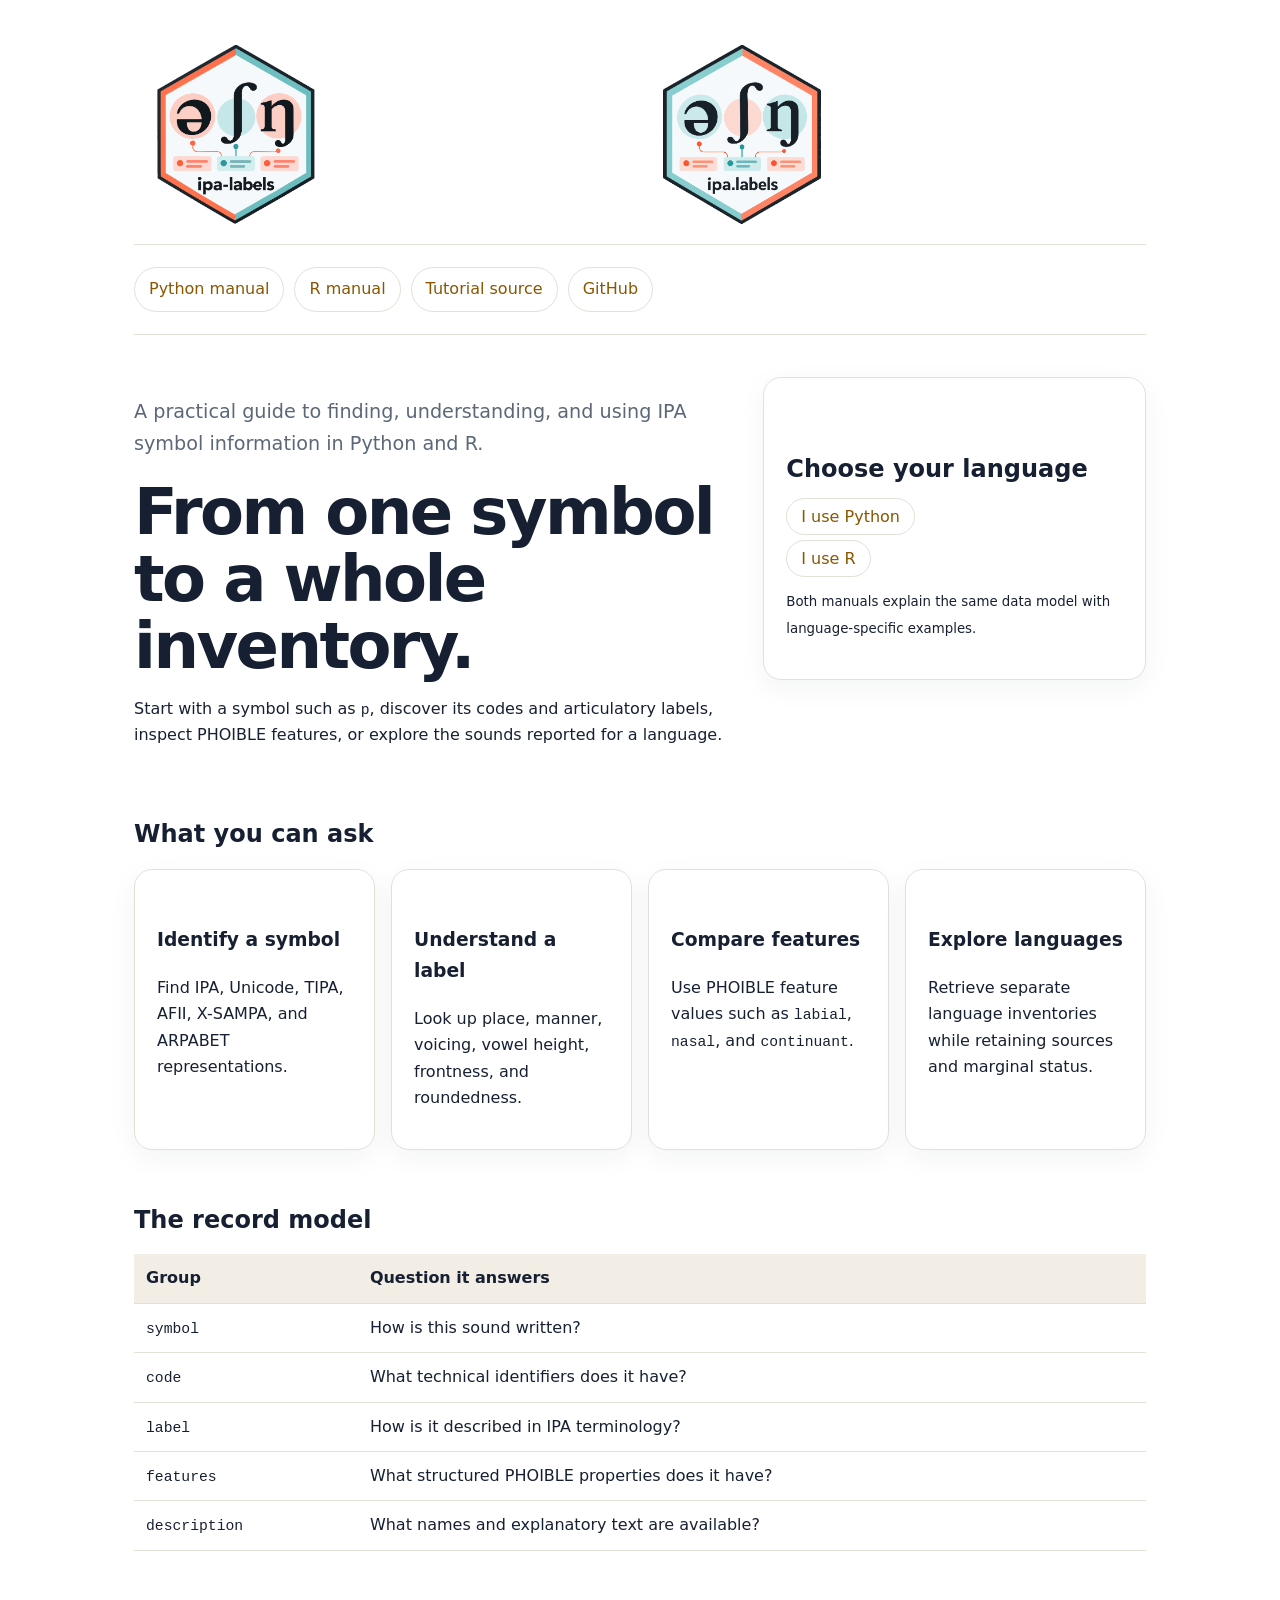
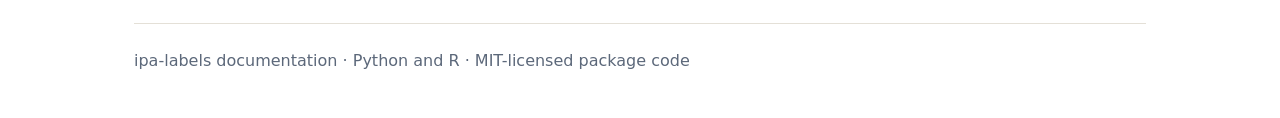
<file: docs/index.html>
<!doctype html>
<html lang="en"><head><meta charset="utf-8"><meta name="viewport" content="width=device-width,initial-scale=1"><title>ipa-labels documentation</title><link rel="stylesheet" href="assets/style.css"></head>
<body><div class="wrap"><header><table align="center"><tr><td><img src="assets/ipa_labels_python.png" alt="ipa-labels Python logo" width="220"></td><td><img src="assets/ipa_labels_r.png" alt="ipa.labels R logo" width="220"></td></tr></table><nav><a href="python/">Python manual</a><a href="r/">R manual</a><a href="https://github.com/congzhang365/IPA_labels/blob/main/python_package/TUTORIAL.md">Tutorial source</a><a href="https://github.com/congzhang365/IPA_labels">GitHub</a></nav></header>
<main><section class="hero"><div><p class="lead">A practical guide to finding, understanding, and using IPA symbol information in Python and R.</p><h1>From one symbol to a whole inventory.</h1><p>Start with a symbol such as <code>p</code>, discover its codes and articulatory labels, inspect PHOIBLE features, or explore the sounds reported for a language.</p></div><div class="card"><h2>Choose your language</h2><p><a class="button" href="python/">I use Python</a></p><p><a class="button" href="r/">I use R</a></p><p><small>Both manuals explain the same data model with language-specific examples.</small></p></div></section>
<h2>What you can ask</h2><div class="grid"><div class="card"><h3>Identify a symbol</h3><p>Find IPA, Unicode, TIPA, AFII, X-SAMPA, and ARPABET representations.</p></div><div class="card"><h3>Understand a label</h3><p>Look up place, manner, voicing, vowel height, frontness, and roundedness.</p></div><div class="card"><h3>Compare features</h3><p>Use PHOIBLE feature values such as <code>labial</code>, <code>nasal</code>, and <code>continuant</code>.</p></div><div class="card"><h3>Explore languages</h3><p>Retrieve separate language inventories while retaining sources and marginal status.</p></div></div>
<h2>The record model</h2><table><tr><th>Group</th><th>Question it answers</th></tr><tr><td><code>symbol</code></td><td>How is this sound written?</td></tr><tr><td><code>code</code></td><td>What technical identifiers does it have?</td></tr><tr><td><code>label</code></td><td>How is it described in IPA terminology?</td></tr><tr><td><code>features</code></td><td>What structured PHOIBLE properties does it have?</td></tr><tr><td><code>description</code></td><td>What names and explanatory text are available?</td></tr></table></main><footer>ipa-labels documentation · Python and R · MIT-licensed package code</footer></div></body></html>
</file>
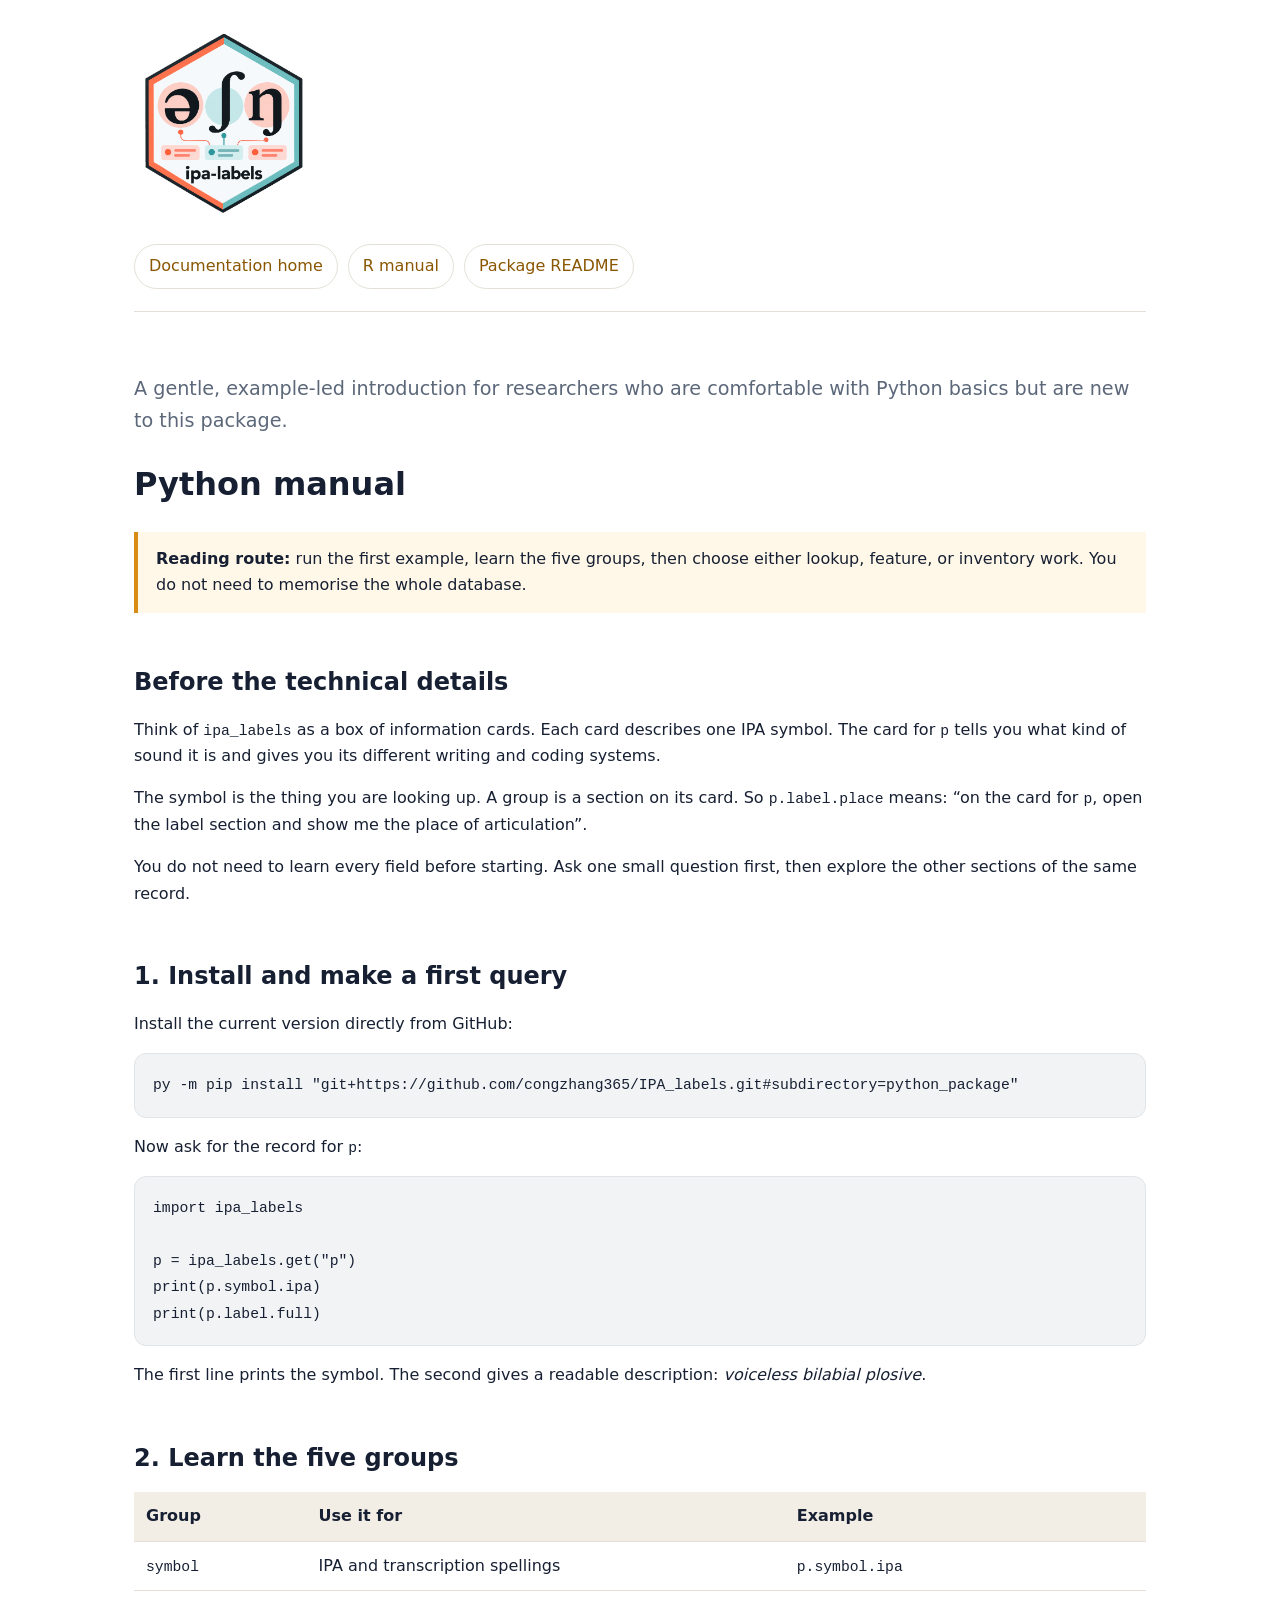
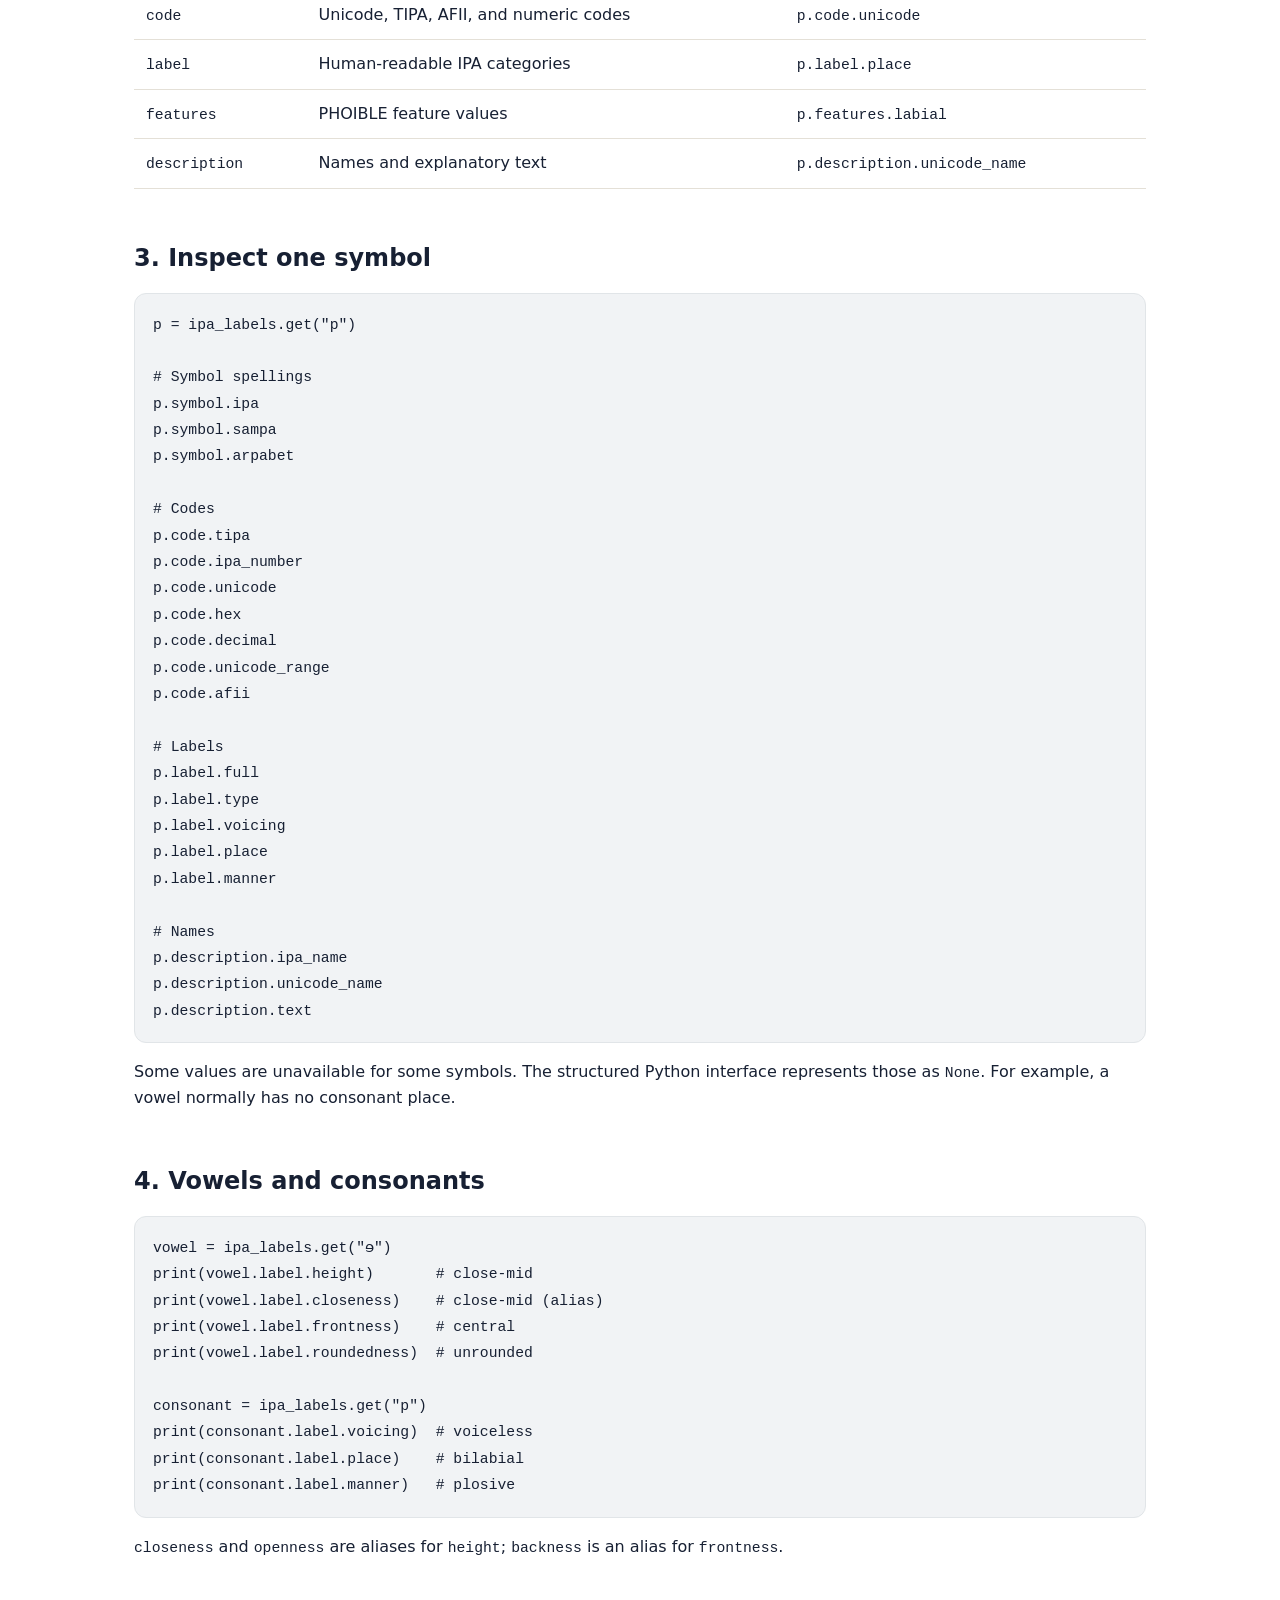
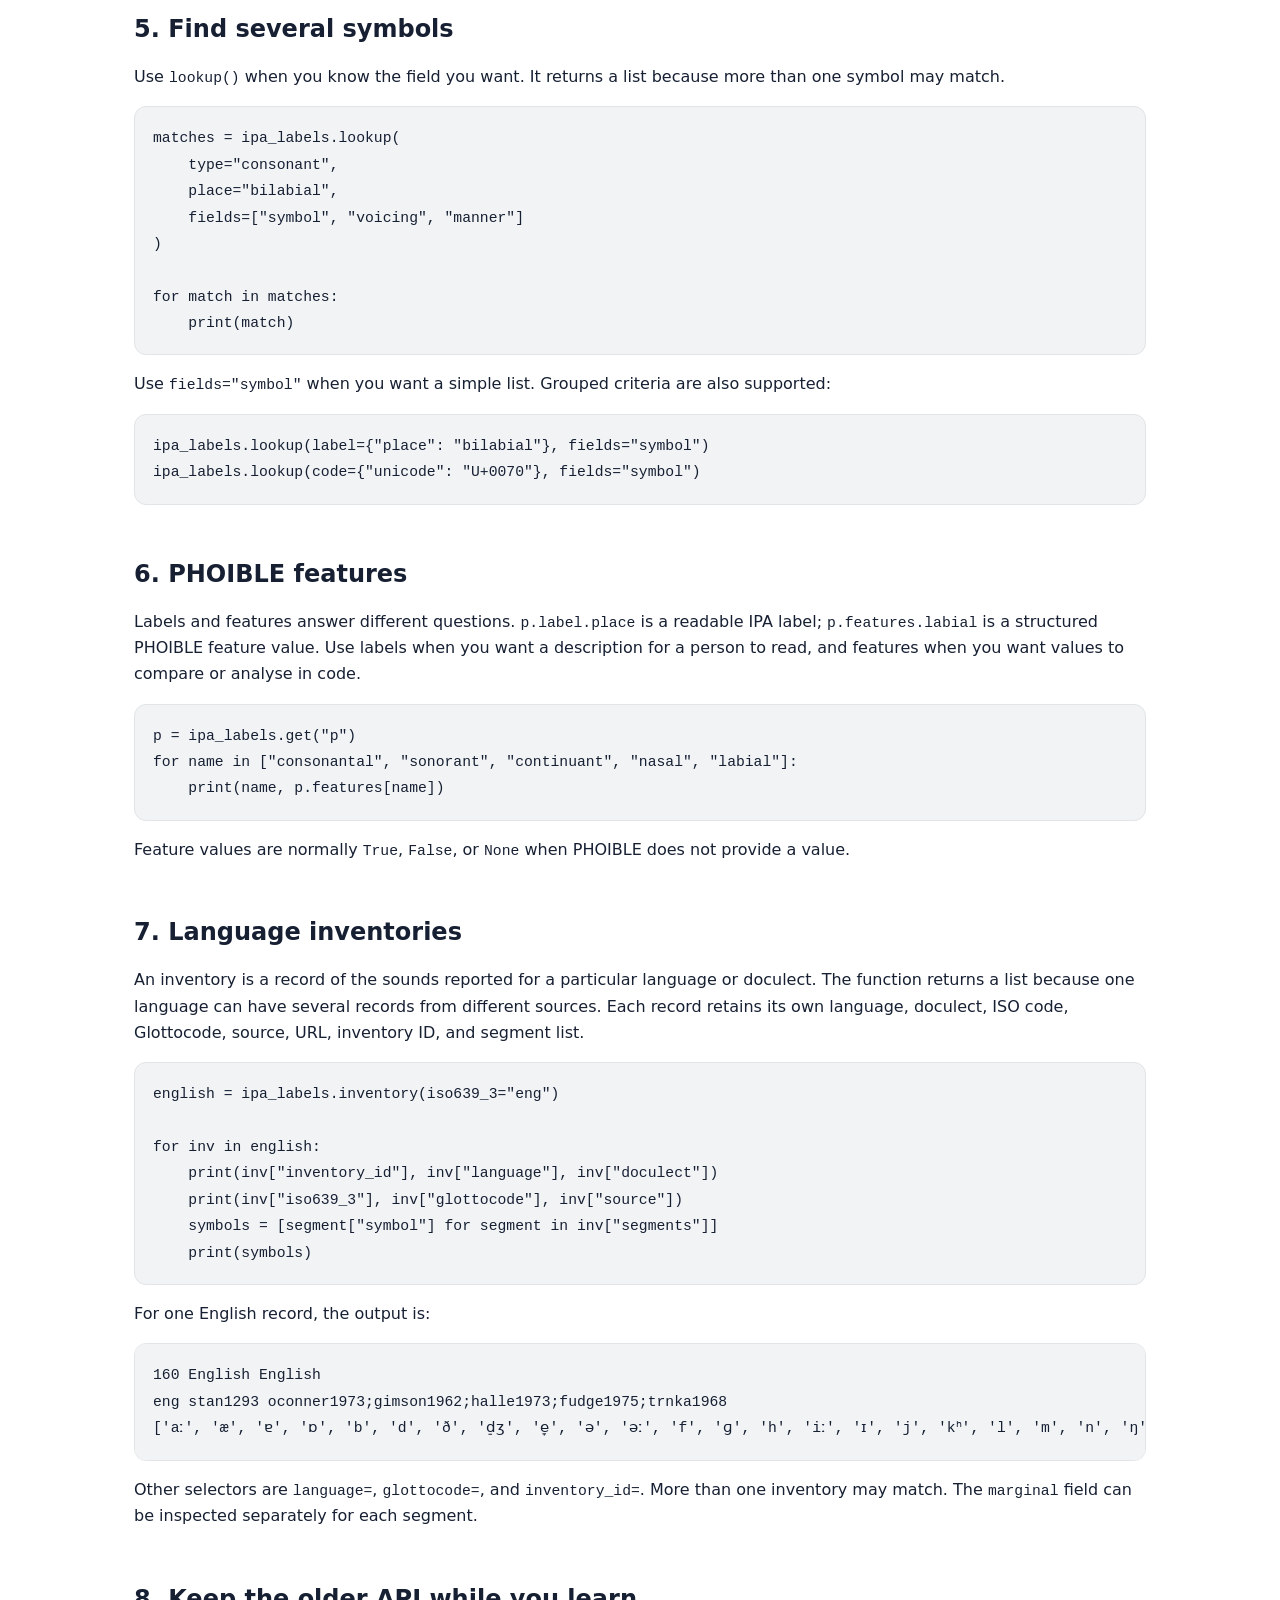
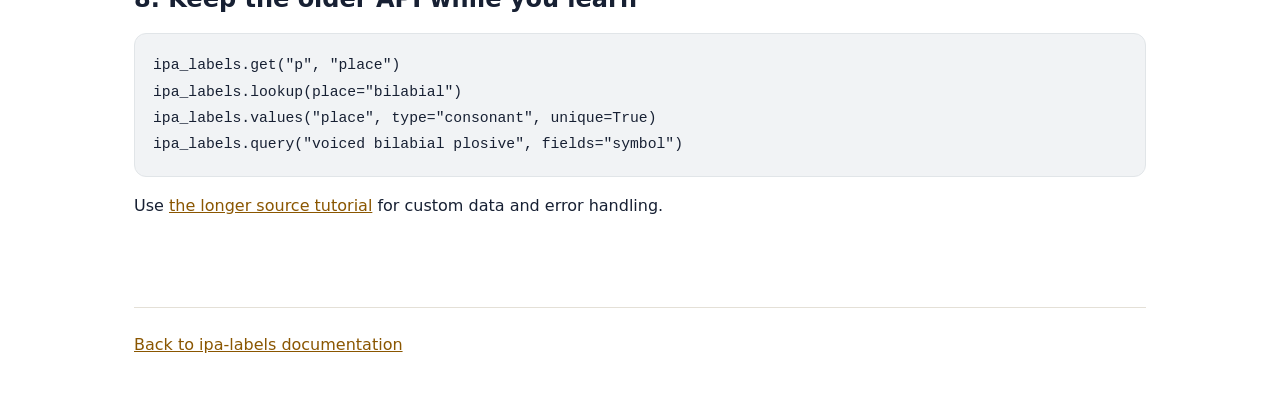
<file: docs/python/index.html>
<!doctype html>
<html lang="en"><head><meta charset="utf-8"><meta name="viewport" content="width=device-width,initial-scale=1"><title>ipa-labels Python manual</title><link rel="stylesheet" href="../assets/style.css"></head>
<body><div class="wrap"><header><a href="../"><img src="../assets/ipa_labels_python.png" alt="ipa-labels Python logo" width="260"></a><nav><a href="../">Documentation home</a><a href="../r/">R manual</a><a href="https://github.com/congzhang365/IPA_labels/blob/main/python_package/README.md">Package README</a></nav></header><main>
<p class="lead">A gentle, example-led introduction for researchers who are comfortable with Python basics but are new to this package.</p><h1>Python manual</h1>
<div class="callout"><strong>Reading route:</strong> run the first example, learn the five groups, then choose either lookup, feature, or inventory work. You do not need to memorise the whole database.</div>
<h2>Before the technical details</h2><p>Think of <code>ipa_labels</code> as a box of information cards. Each card describes one IPA symbol. The card for <code>p</code> tells you what kind of sound it is and gives you its different writing and coding systems.</p><p>The symbol is the thing you are looking up. A group is a section on its card. So <code>p.label.place</code> means: “on the card for <code>p</code>, open the label section and show me the place of articulation”.</p><p>You do not need to learn every field before starting. Ask one small question first, then explore the other sections of the same record.</p>
<h2>1. Install and make a first query</h2><p>Install the current version directly from GitHub:</p><pre><code>py -m pip install "git+https://github.com/congzhang365/IPA_labels.git#subdirectory=python_package"</code></pre><p>Now ask for the record for <code>p</code>:</p><pre><code>import ipa_labels

p = ipa_labels.get("p")
print(p.symbol.ipa)
print(p.label.full)</code></pre><p>The first line prints the symbol. The second gives a readable description: <em>voiceless bilabial plosive</em>.</p>
<h2>2. Learn the five groups</h2><table><tr><th>Group</th><th>Use it for</th><th>Example</th></tr><tr><td><code>symbol</code></td><td>IPA and transcription spellings</td><td><code>p.symbol.ipa</code></td></tr><tr><td><code>code</code></td><td>Unicode, TIPA, AFII, and numeric codes</td><td><code>p.code.unicode</code></td></tr><tr><td><code>label</code></td><td>Human-readable IPA categories</td><td><code>p.label.place</code></td></tr><tr><td><code>features</code></td><td>PHOIBLE feature values</td><td><code>p.features.labial</code></td></tr><tr><td><code>description</code></td><td>Names and explanatory text</td><td><code>p.description.unicode_name</code></td></tr></table>
<h2>3. Inspect one symbol</h2><pre><code>p = ipa_labels.get("p")

# Symbol spellings
p.symbol.ipa
p.symbol.sampa
p.symbol.arpabet

# Codes
p.code.tipa
p.code.ipa_number
p.code.unicode
p.code.hex
p.code.decimal
p.code.unicode_range
p.code.afii

# Labels
p.label.full
p.label.type
p.label.voicing
p.label.place
p.label.manner

# Names
p.description.ipa_name
p.description.unicode_name
p.description.text</code></pre><p>Some values are unavailable for some symbols. The structured Python interface represents those as <code>None</code>. For example, a vowel normally has no consonant place.</p>
<h2>4. Vowels and consonants</h2><pre><code>vowel = ipa_labels.get("ɘ")
print(vowel.label.height)       # close-mid
print(vowel.label.closeness)    # close-mid (alias)
print(vowel.label.frontness)    # central
print(vowel.label.roundedness)  # unrounded

consonant = ipa_labels.get("p")
print(consonant.label.voicing)  # voiceless
print(consonant.label.place)    # bilabial
print(consonant.label.manner)   # plosive</code></pre><p><code>closeness</code> and <code>openness</code> are aliases for <code>height</code>; <code>backness</code> is an alias for <code>frontness</code>.</p>
<h2>5. Find several symbols</h2><p>Use <code>lookup()</code> when you know the field you want. It returns a list because more than one symbol may match.</p><pre><code>matches = ipa_labels.lookup(
    type="consonant",
    place="bilabial",
    fields=["symbol", "voicing", "manner"]
)

for match in matches:
    print(match)</code></pre><p>Use <code>fields="symbol"</code> when you want a simple list. Grouped criteria are also supported:</p><pre><code>ipa_labels.lookup(label={"place": "bilabial"}, fields="symbol")
ipa_labels.lookup(code={"unicode": "U+0070"}, fields="symbol")</code></pre>
<h2>6. PHOIBLE features</h2><p>Labels and features answer different questions. <code>p.label.place</code> is a readable IPA label; <code>p.features.labial</code> is a structured PHOIBLE feature value. Use labels when you want a description for a person to read, and features when you want values to compare or analyse in code.</p><pre><code>p = ipa_labels.get("p")
for name in ["consonantal", "sonorant", "continuant", "nasal", "labial"]:
    print(name, p.features[name])</code></pre><p>Feature values are normally <code>True</code>, <code>False</code>, or <code>None</code> when PHOIBLE does not provide a value.</p>
<h2>7. Language inventories</h2><p>An inventory is a record of the sounds reported for a particular language or doculect. The function returns a list because one language can have several records from different sources. Each record retains its own language, doculect, ISO code, Glottocode, source, URL, inventory ID, and segment list.</p><pre><code>english = ipa_labels.inventory(iso639_3="eng")

for inv in english:
    print(inv["inventory_id"], inv["language"], inv["doculect"])
    print(inv["iso639_3"], inv["glottocode"], inv["source"])
    symbols = [segment["symbol"] for segment in inv["segments"]]
    print(symbols)</code></pre><p>For one English record, the output is:</p><pre><code>160 English English
eng stan1293 oconner1973;gimson1962;halle1973;fudge1975;trnka1968
['aː', 'æ', 'ɐ', 'ɒ', 'b', 'd', 'ð', 'd̠ʒ', 'e̞', 'ə', 'əː', 'f', 'ɡ', 'h', 'iː', 'ɪ', 'j', 'kʰ', 'l', 'm', 'n', 'ŋ', 'o̞ː', 'ɔ', 'pʰ', 'ɻ', 's', 'ʃ', 'tʰ', 't̠ʃ', 'uː', 'ʊ', 'v', 'w', 'ʍ', 'x', 'z', 'ʒ', 'ʔ', 'θ']</code></pre><p>Other selectors are <code>language=</code>, <code>glottocode=</code>, and <code>inventory_id=</code>. More than one inventory may match. The <code>marginal</code> field can be inspected separately for each segment.</p>
<h2>8. Keep the older API while you learn</h2><pre><code>ipa_labels.get("p", "place")
ipa_labels.lookup(place="bilabial")
ipa_labels.values("place", type="consonant", unique=True)
ipa_labels.query("voiced bilabial plosive", fields="symbol")</code></pre><p>Use <a href="https://github.com/congzhang365/IPA_labels/blob/main/python_package/TUTORIAL.md">the longer source tutorial</a> for custom data and error handling.</p>
</main><footer><a href="../">Back to ipa-labels documentation</a></footer></div></body></html>
</file>
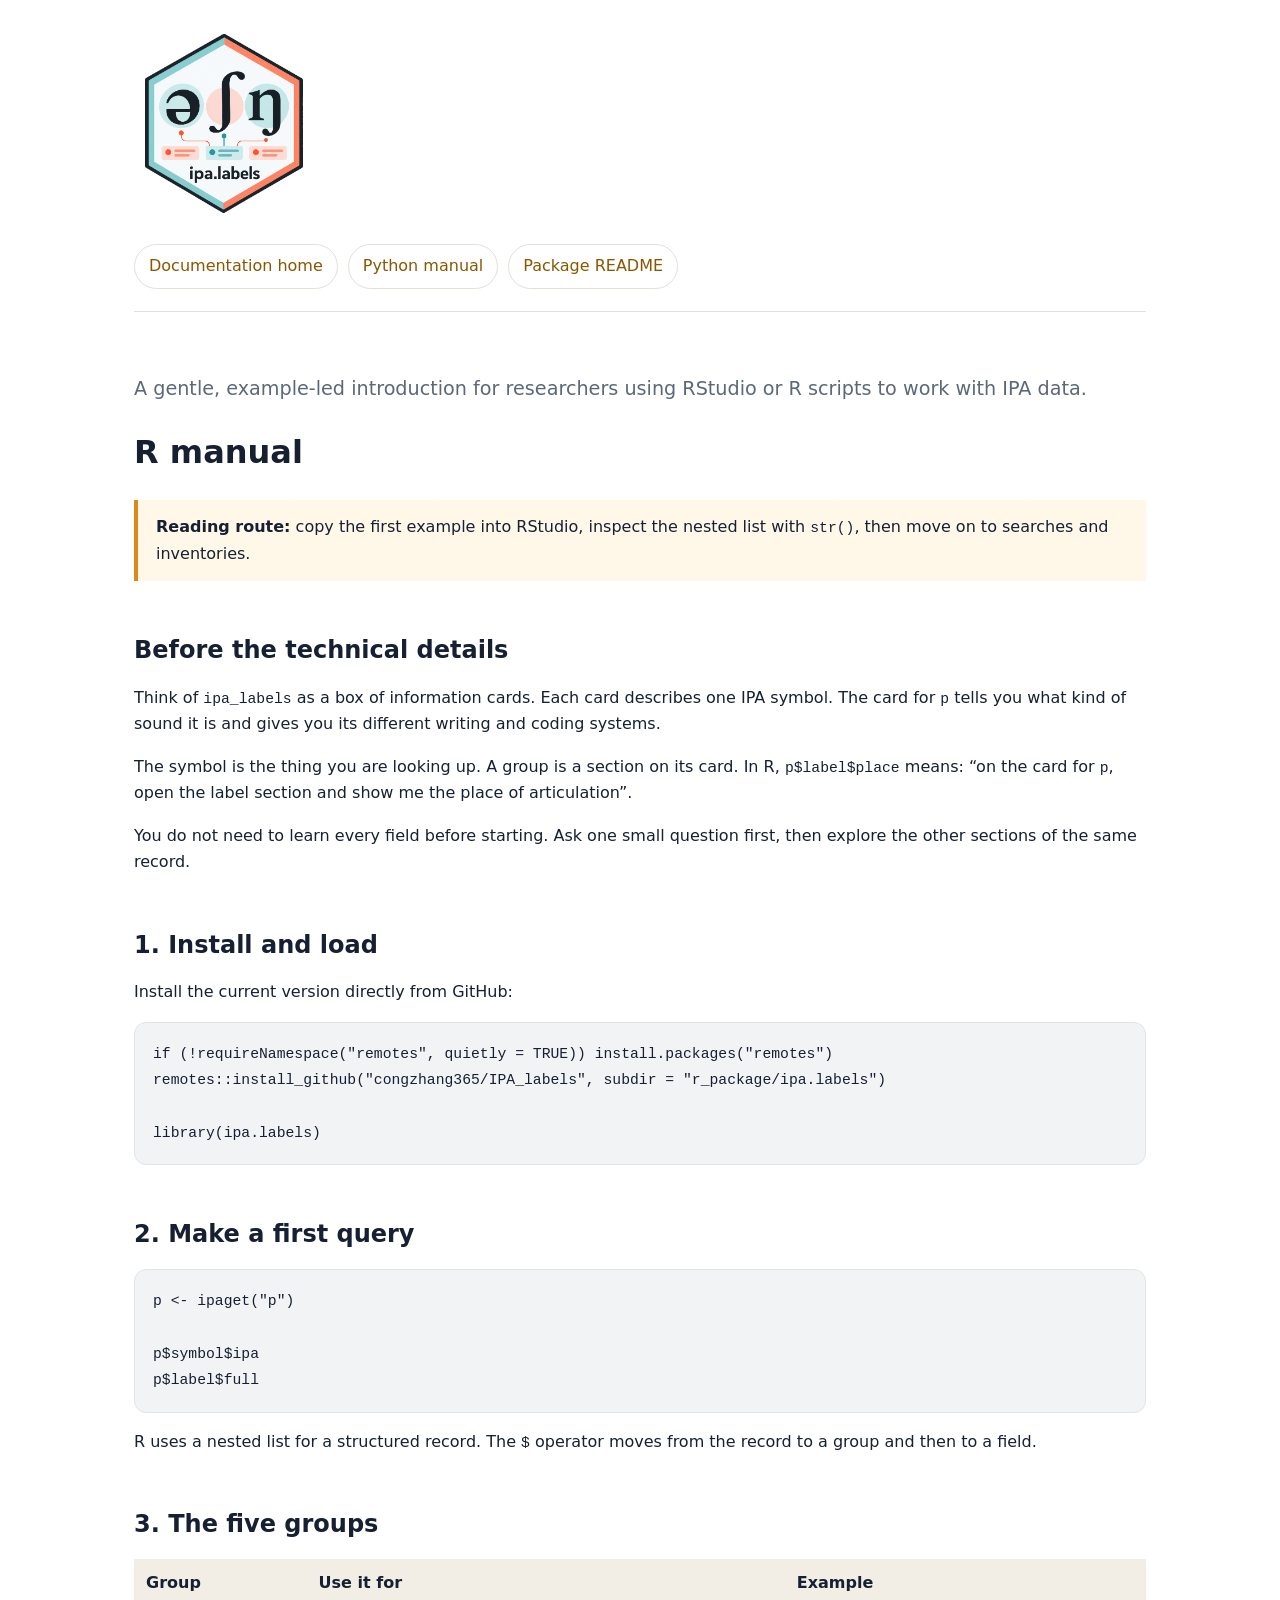
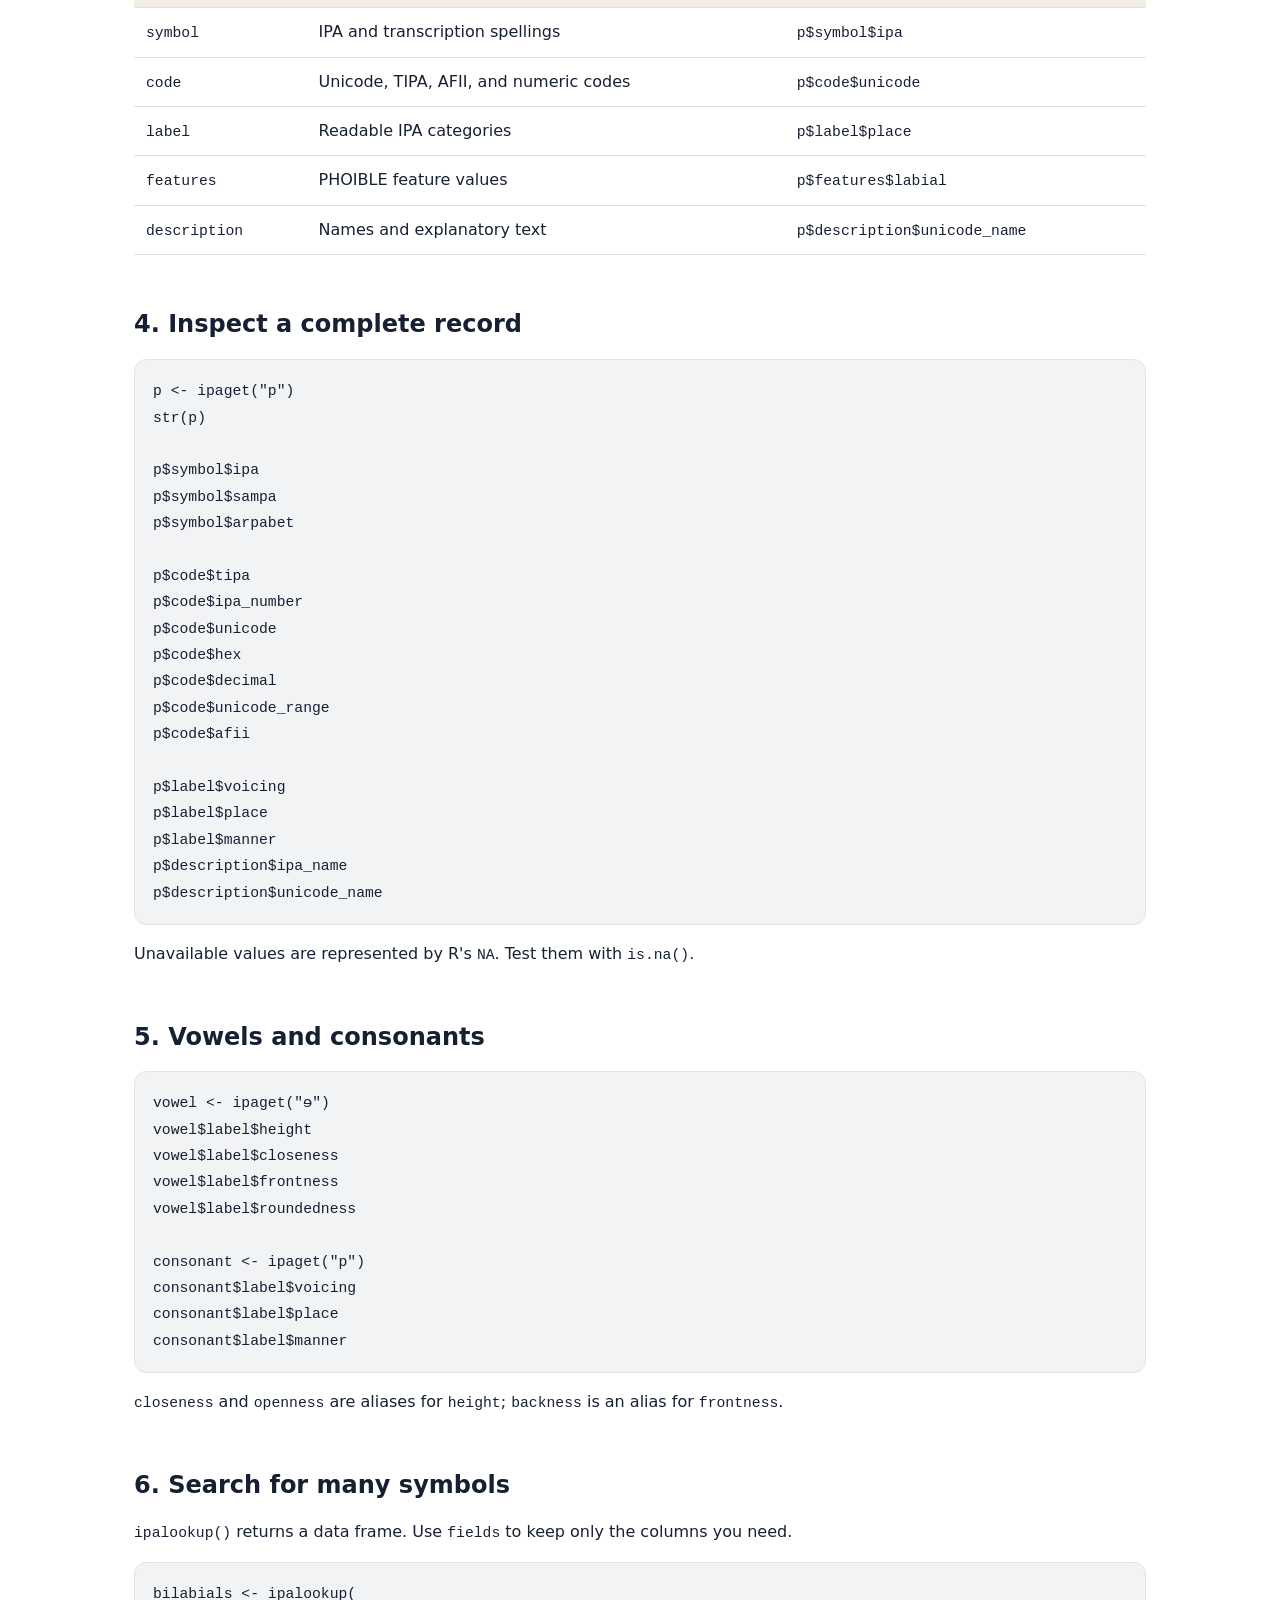
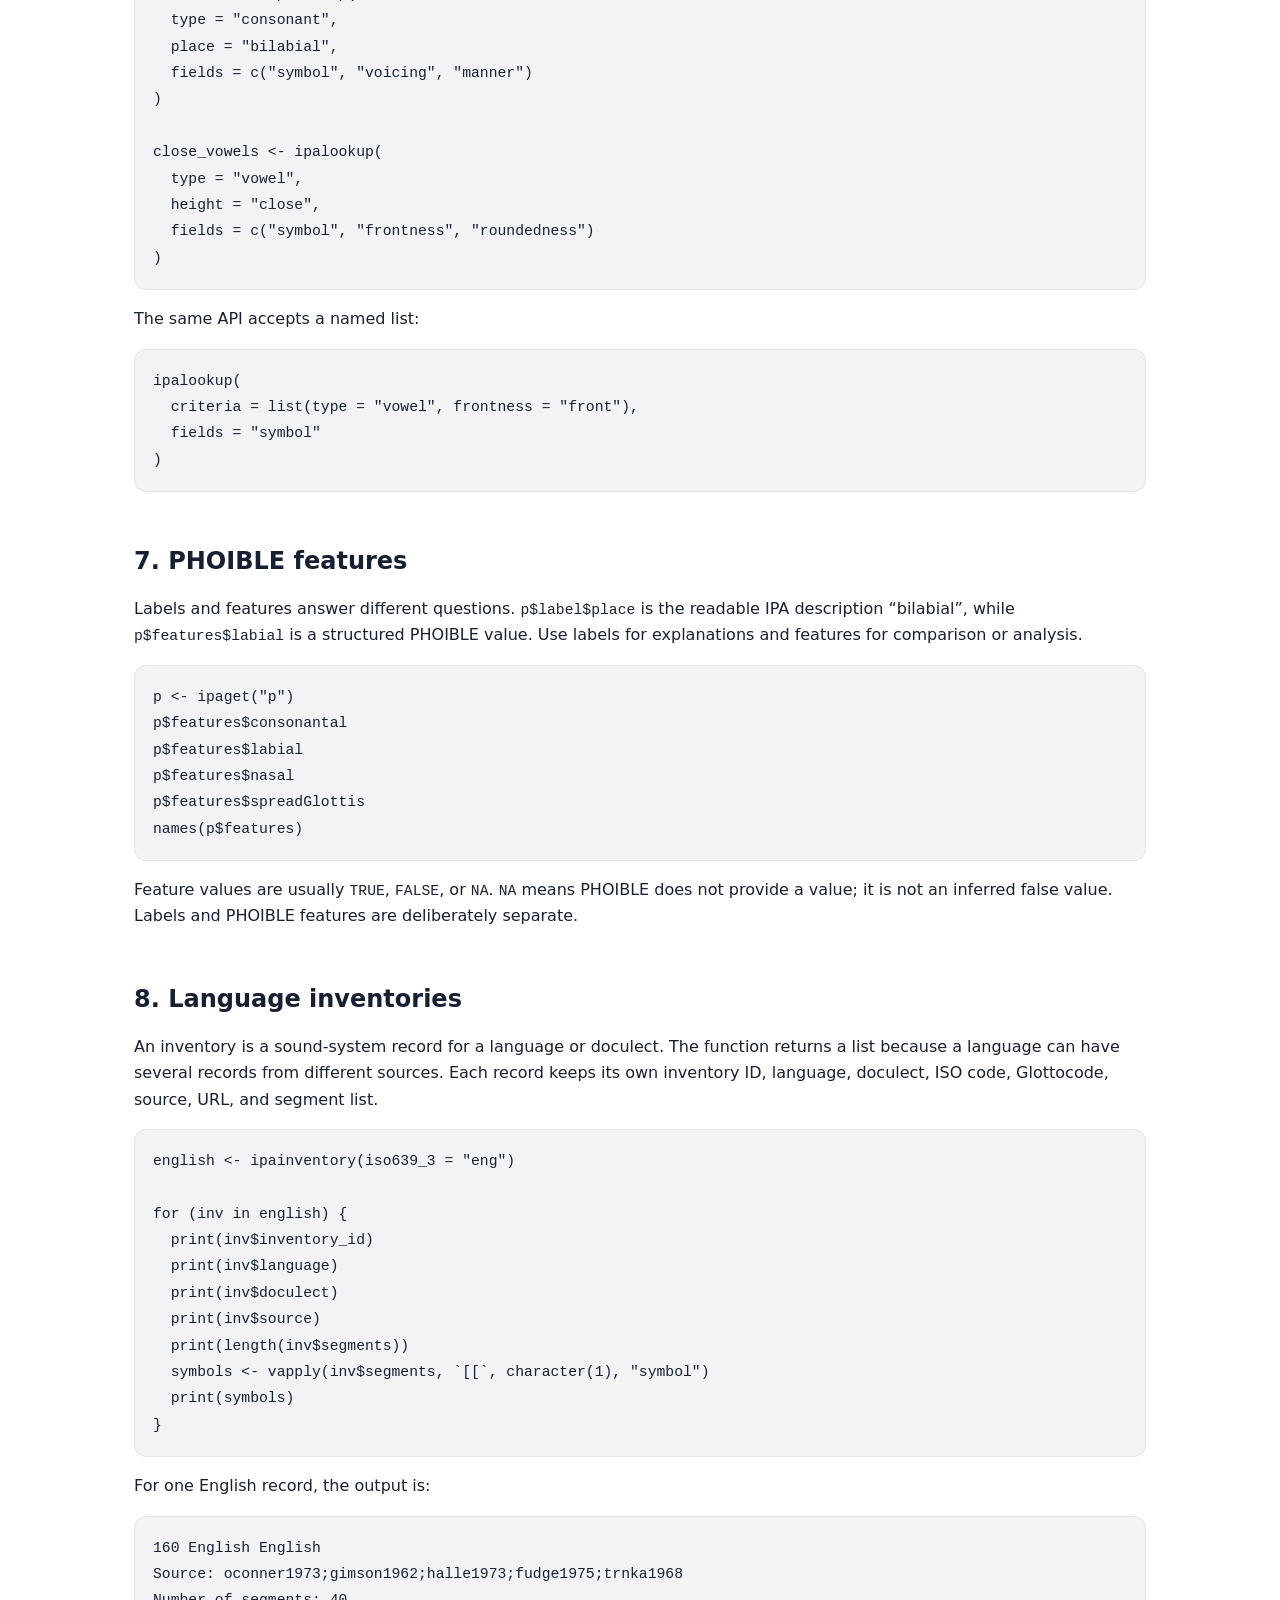
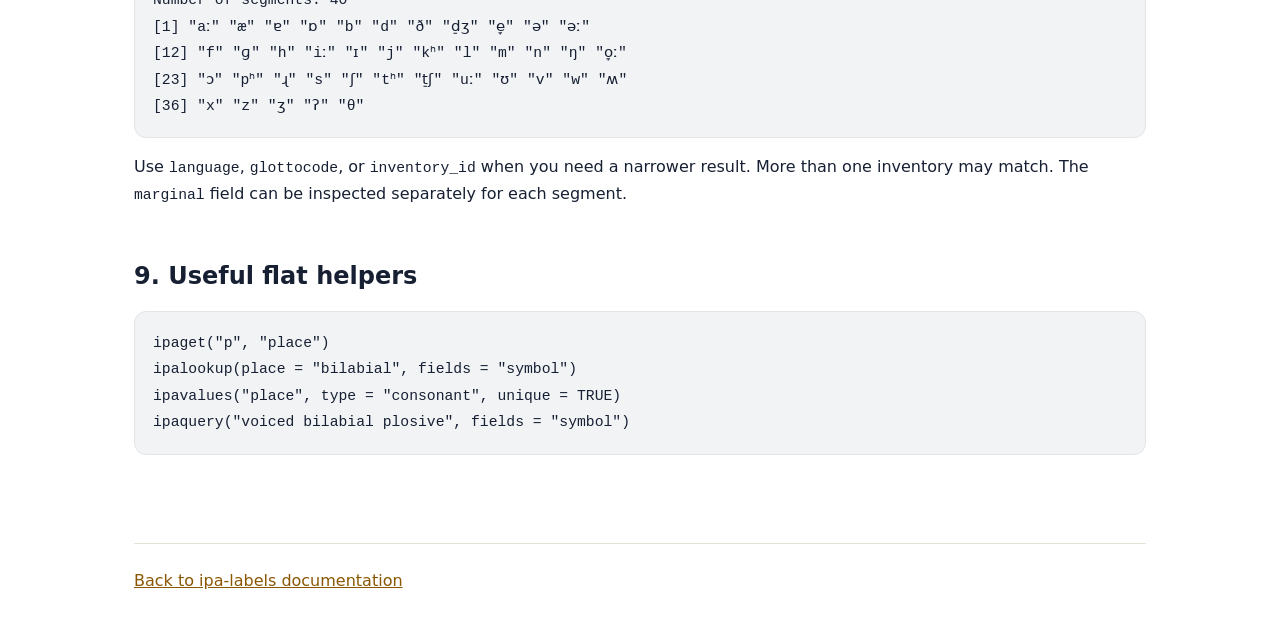
<file: docs/r/index.html>
<!doctype html>
<html lang="en"><head><meta charset="utf-8"><meta name="viewport" content="width=device-width,initial-scale=1"><title>ipa-labels R manual</title><link rel="stylesheet" href="../assets/style.css"></head>
<body><div class="wrap"><header><a href="../"><img src="../assets/ipa_labels_r.png" alt="ipa.labels R logo" width="260"></a><nav><a href="../">Documentation home</a><a href="../python/">Python manual</a><a href="https://github.com/congzhang365/IPA_labels/blob/main/r_package/ipa.labels/README.md">Package README</a></nav></header><main>
<p class="lead">A gentle, example-led introduction for researchers using RStudio or R scripts to work with IPA data.</p><h1>R manual</h1>
<div class="callout"><strong>Reading route:</strong> copy the first example into RStudio, inspect the nested list with <code>str()</code>, then move on to searches and inventories.</div>
<h2>Before the technical details</h2><p>Think of <code>ipa_labels</code> as a box of information cards. Each card describes one IPA symbol. The card for <code>p</code> tells you what kind of sound it is and gives you its different writing and coding systems.</p><p>The symbol is the thing you are looking up. A group is a section on its card. In R, <code>p$label$place</code> means: “on the card for <code>p</code>, open the label section and show me the place of articulation”.</p><p>You do not need to learn every field before starting. Ask one small question first, then explore the other sections of the same record.</p>
<h2>1. Install and load</h2><p>Install the current version directly from GitHub:</p><pre><code>if (!requireNamespace("remotes", quietly = TRUE)) install.packages("remotes")
remotes::install_github("congzhang365/IPA_labels", subdir = "r_package/ipa.labels")

library(ipa.labels)</code></pre>
<h2>2. Make a first query</h2><pre><code>p <- ipaget("p")

p$symbol$ipa
p$label$full</code></pre><p>R uses a nested list for a structured record. The <code>$</code> operator moves from the record to a group and then to a field.</p>
<h2>3. The five groups</h2><table><tr><th>Group</th><th>Use it for</th><th>Example</th></tr><tr><td><code>symbol</code></td><td>IPA and transcription spellings</td><td><code>p$symbol$ipa</code></td></tr><tr><td><code>code</code></td><td>Unicode, TIPA, AFII, and numeric codes</td><td><code>p$code$unicode</code></td></tr><tr><td><code>label</code></td><td>Readable IPA categories</td><td><code>p$label$place</code></td></tr><tr><td><code>features</code></td><td>PHOIBLE feature values</td><td><code>p$features$labial</code></td></tr><tr><td><code>description</code></td><td>Names and explanatory text</td><td><code>p$description$unicode_name</code></td></tr></table>
<h2>4. Inspect a complete record</h2><pre><code>p <- ipaget("p")
str(p)

p$symbol$ipa
p$symbol$sampa
p$symbol$arpabet

p$code$tipa
p$code$ipa_number
p$code$unicode
p$code$hex
p$code$decimal
p$code$unicode_range
p$code$afii

p$label$voicing
p$label$place
p$label$manner
p$description$ipa_name
p$description$unicode_name</code></pre><p>Unavailable values are represented by R's <code>NA</code>. Test them with <code>is.na()</code>.</p>
<h2>5. Vowels and consonants</h2><pre><code>vowel <- ipaget("ɘ")
vowel$label$height
vowel$label$closeness
vowel$label$frontness
vowel$label$roundedness

consonant <- ipaget("p")
consonant$label$voicing
consonant$label$place
consonant$label$manner</code></pre><p><code>closeness</code> and <code>openness</code> are aliases for <code>height</code>; <code>backness</code> is an alias for <code>frontness</code>.</p>
<h2>6. Search for many symbols</h2><p><code>ipalookup()</code> returns a data frame. Use <code>fields</code> to keep only the columns you need.</p><pre><code>bilabials <- ipalookup(
  type = "consonant",
  place = "bilabial",
  fields = c("symbol", "voicing", "manner")
)

close_vowels <- ipalookup(
  type = "vowel",
  height = "close",
  fields = c("symbol", "frontness", "roundedness")
)</code></pre><p>The same API accepts a named list:</p><pre><code>ipalookup(
  criteria = list(type = "vowel", frontness = "front"),
  fields = "symbol"
)</code></pre>
<h2>7. PHOIBLE features</h2><p>Labels and features answer different questions. <code>p$label$place</code> is the readable IPA description “bilabial”, while <code>p$features$labial</code> is a structured PHOIBLE value. Use labels for explanations and features for comparison or analysis.</p><pre><code>p <- ipaget("p")
p$features$consonantal
p$features$labial
p$features$nasal
p$features$spreadGlottis
names(p$features)</code></pre><p>Feature values are usually <code>TRUE</code>, <code>FALSE</code>, or <code>NA</code>. <code>NA</code> means PHOIBLE does not provide a value; it is not an inferred false value. Labels and PHOIBLE features are deliberately separate.</p>
<h2>8. Language inventories</h2><p>An inventory is a sound-system record for a language or doculect. The function returns a list because a language can have several records from different sources. Each record keeps its own inventory ID, language, doculect, ISO code, Glottocode, source, URL, and segment list.</p><pre><code>english <- ipainventory(iso639_3 = "eng")

for (inv in english) {
  print(inv$inventory_id)
  print(inv$language)
  print(inv$doculect)
  print(inv$source)
  print(length(inv$segments))
  symbols <- vapply(inv$segments, `[[`, character(1), "symbol")
  print(symbols)
}</code></pre><p>For one English record, the output is:</p><pre><code>160 English English
Source: oconner1973;gimson1962;halle1973;fudge1975;trnka1968
Number of segments: 40
[1] "aː" "æ" "ɐ" "ɒ" "b" "d" "ð" "d̠ʒ" "e̞" "ə" "əː"
[12] "f" "ɡ" "h" "iː" "ɪ" "j" "kʰ" "l" "m" "n" "ŋ" "o̞ː"
[23] "ɔ" "pʰ" "ɻ" "s" "ʃ" "tʰ" "t̠ʃ" "uː" "ʊ" "v" "w" "ʍ"
[36] "x" "z" "ʒ" "ʔ" "θ"</code></pre><p>Use <code>language</code>, <code>glottocode</code>, or <code>inventory_id</code> when you need a narrower result. More than one inventory may match. The <code>marginal</code> field can be inspected separately for each segment.</p>
<h2>9. Useful flat helpers</h2><pre><code>ipaget("p", "place")
ipalookup(place = "bilabial", fields = "symbol")
ipavalues("place", type = "consonant", unique = TRUE)
ipaquery("voiced bilabial plosive", fields = "symbol")</code></pre>
</main><footer><a href="../">Back to ipa-labels documentation</a></footer></div></body></html>
</file>
<file: docs/assets/style.css>
:root { --ink:#172033; --muted:#5c687a; --paper:#ffffff; --panel:#ffffff; --accent:#d98b18; --line:#e4e0d7; --code:#f1f3f5; }
* { box-sizing:border-box; }
body { margin:0; color:var(--ink); background:var(--paper); font:16px/1.65 system-ui,-apple-system,Segoe UI,sans-serif; }
a { color:#8a5600; }
.wrap { max-width:1060px; margin:auto; padding:0 24px; }
header { padding:34px 0 22px; border-bottom:1px solid var(--line); }
header img {
  width:auto;
  max-width:260px;
  max-height:180px;
  height:auto;
  object-fit:contain;
}
nav { margin-top:22px; display:flex; flex-wrap:wrap; gap:10px; }
nav a,.button { padding:8px 14px; border:1px solid var(--line); border-radius:999px; text-decoration:none; background:var(--panel); }
main { padding:42px 0 72px; }
.hero { display:grid; grid-template-columns:1.4fr .9fr; gap:34px; align-items:start; }
.hero h1 { font-size:clamp(2.2rem,5vw,4rem); line-height:1.05; margin:.2em 0; letter-spacing:-.04em; }
h2 { margin-top:2.3em; line-height:1.2; }
h3 { margin-top:1.8em; }
.lead { font-size:1.2rem; color:var(--muted); }
.card { background:var(--panel); border:1px solid var(--line); border-radius:18px; padding:22px; box-shadow:0 8px 28px rgba(23,32,51,.05); }
.grid { display:grid; grid-template-columns:repeat(auto-fit,minmax(220px,1fr)); gap:16px; }
pre { overflow:auto; padding:18px; border-radius:12px; background:var(--code); border:1px solid #e1e5e8; }
code { font-family:ui-monospace,SFMono-Regular,Consolas,monospace; font-size:.92em; }
table { width:100%; border-collapse:collapse; background:var(--panel); }
th,td { text-align:left; vertical-align:top; padding:11px 12px; border-bottom:1px solid var(--line); }
th { background:#f2eee6; }
.callout { border-left:4px solid var(--accent); padding:14px 18px; background:#fff8e9; }
footer { border-top:1px solid var(--line); padding:24px 0 44px; color:var(--muted); }
@media (max-width:720px) { .hero { grid-template-columns:1fr; } .wrap { padding:0 17px; } }
</file>
